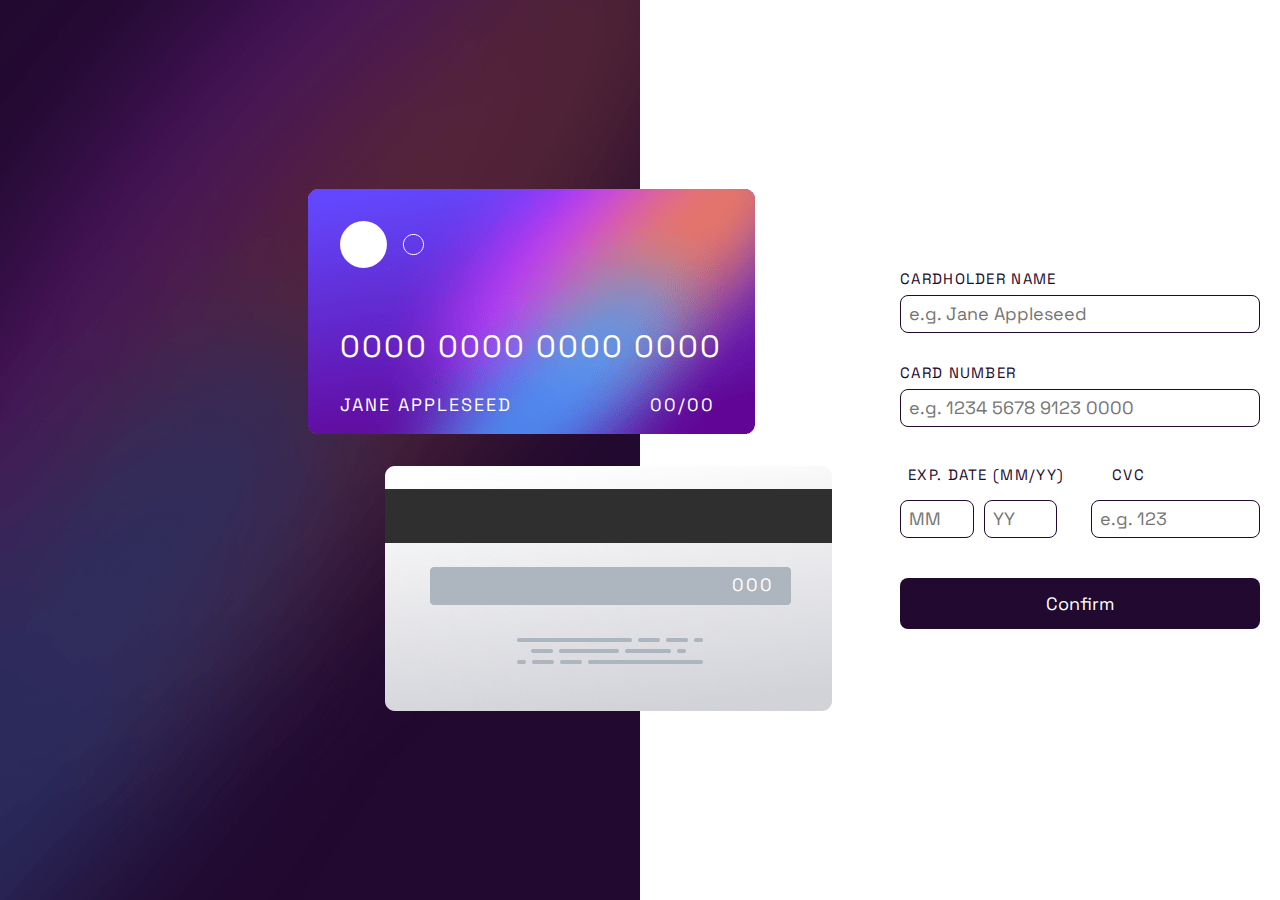
<file: index.html>
<!DOCTYPE html>
<html lang="en">
  <head>
    <meta charset="UTF-8" />
    <meta name="viewport" content="width=device-width, initial-scale=1.0" />
    <!-- displays site properly based on user's device -->

    <link
      rel="icon"
      type="image/png"
      sizes="32x32"
      href="./images/favicon-32x32.png"
    />
    <link rel="stylesheet" href="style.css" />
    <link rel="stylesheet" href="reset.css" />
    <link rel="preconnect" href="https://fonts.googleapis.com" />
    <link rel="preconnect" href="https://fonts.gstatic.com" crossorigin />
    <link
      href="https://fonts.googleapis.com/css2?family=Space+Grotesk:wght@300..700&display=swap"
      rel="stylesheet"
    />
    <title>Frontend Mentor | Interactive card details form</title>
  </head>
  <body>
    <div class="container">
      <main>
        <aside class="bg">
          <div class="front-card">
            <img src="./images/bg-card-front.png" alt="" class="front" />
            <img src="./images/card-logo.svg" alt="" class="logo" />
            <span class="card-number">0000 0000 0000 0000</span>
            <span class="card-name">Jane Appleseed</span>
            <span class="card-expire">00/00</span>
          </div>
          <div class="back-card">
            <img src="./images/bg-card-back.png" alt="" class="back" />
            <span class="back-code">000</span>
          </div>
        </aside>
        <section class="card-form">
          <form action="./thanks.html" class="card-info">
            <div class="card-details">
              <label for="cardName">Cardholder Name</label>
              <input
                type="text"
                name="cardName"
                id="cardName"
                placeholder="e.g. Jane Appleseed"
              />
              <span class="error error-name">Please enter a valid name</span>
            </div>
            <div class="card-details">
              <label for="cardNumber">Card Number</label>
              <input
                type="text"
                name="cardNumber"
                id="cardNumber"
                placeholder="e.g. 1234 5678 9123 0000"
              />
              <span class="error error-number">Wrong format, numbers only</span>
            </div>
            <div class="card-details">
              <div class="labels">
                <label for="month">Exp. Date (MM/YY)</label>
                <label for="code">CVC</label>
              </div>
              <div class="inputs">
                <input type="text" name="month" id="month" placeholder="MM" />
                <input type="text" name="year" id="year" placeholder="YY" />
                <input
                  type="text"
                  name="code"
                  id="code"
                  placeholder="e.g. 123"
                />
              </div>
              <div class="errors">
                <span class="error error-blank">Can't be blank</span>
                <span class="error error-blank">Can't be blank</span>
              </div>
            </div>
            <input type="submit" class="button" value="Confirm" />
          </form>
        </section>
      </main>
    </div>
    <script src="index.js"></script>
  </body>
</html>
</file>
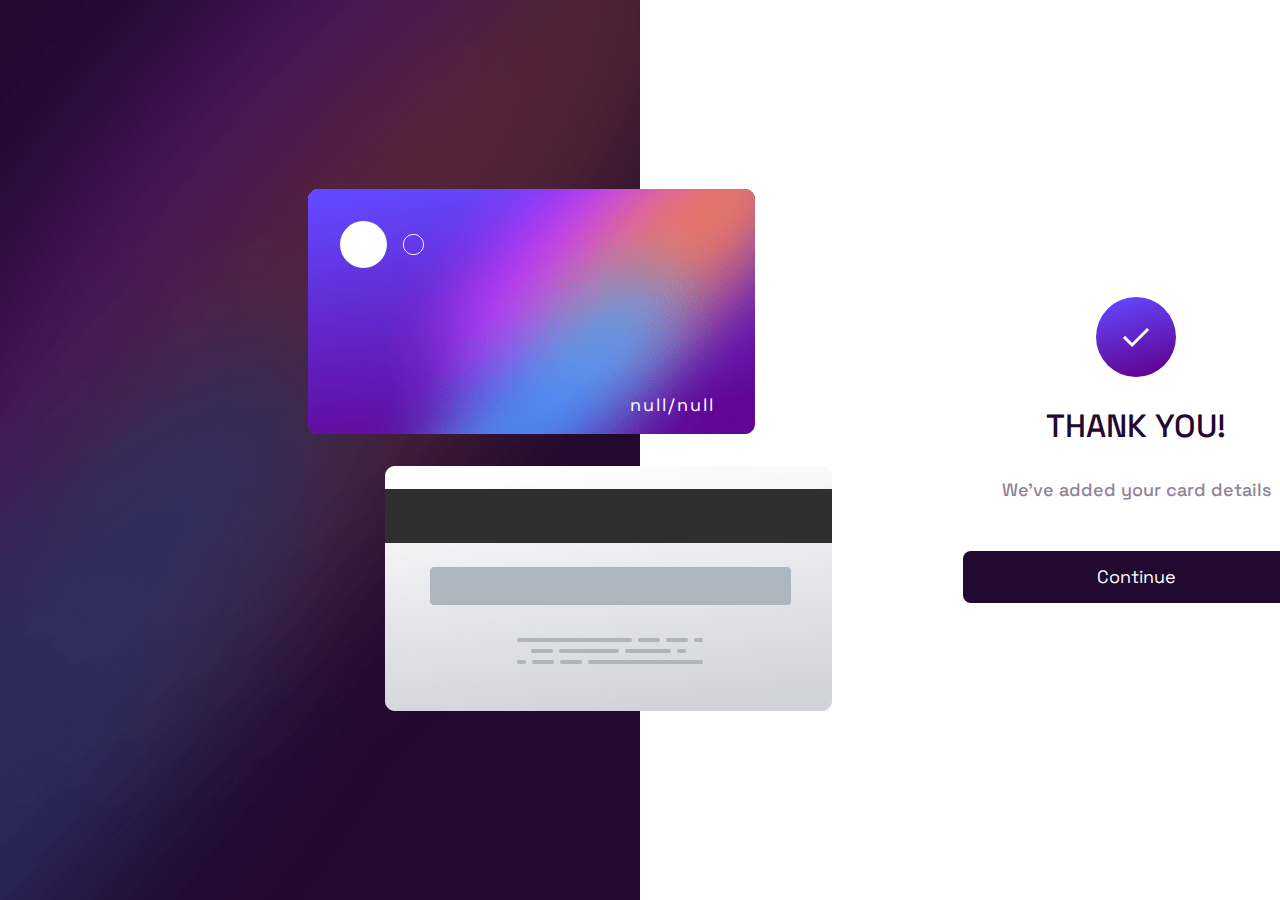
<file: thanks.html>
<!DOCTYPE html>
<html lang="en">
  <head>
    <meta charset="UTF-8" />
    <meta name="viewport" content="width=device-width, initial-scale=1.0" />
    <!-- displays site properly based on user's device -->

    <link
      rel="icon"
      type="image/png"
      sizes="32x32"
      href="./images/favicon-32x32.png"
    />
    <link rel="stylesheet" href="style.css" />
    <link rel="stylesheet" href="reset.css" />
    <link rel="preconnect" href="https://fonts.googleapis.com" />
    <link rel="preconnect" href="https://fonts.gstatic.com" crossorigin />
    <link
      href="https://fonts.googleapis.com/css2?family=Space+Grotesk:wght@300..700&display=swap"
      rel="stylesheet"
    />
    <title>Frontend Mentor | Interactive card details form</title>
  </head>
  <body onload="updateCard()">
    <div class="container">
      <main>
        <aside class="bg">
          <div class="front-card">
            <img src="./images/bg-card-front.png" alt="" class="front" />
            <img src="./images/card-logo.svg" alt="" class="logo" />
            <span class="card-number">0000 0000 0000 0000</span>
            <span class="card-name">Jane Appleseed</span>
            <span class="card-expire">00/00</span>
          </div>
          <div class="back-card">
            <img src="./images/bg-card-back.png" alt="" class="back" />
            <span class="back-code">000</span>
          </div>
        </aside>
        <section class="thanks-summary">
          <div class="thanks">
            <img src="./images/icon-complete.svg" alt="" class="complete" />
            <h2>Thank you!</h2>
            <p>We've added your card details</p>
            <button type="button" class="button continue">Continue</button>
          </div>
        </section>
      </main>
    </div>
    <script src="index.js"></script>
  </body>
</html>
</file>
<file: style.css>
:root{
    --clr-primary-error: hsl(0, 100%, 66%);
    --clr-neutral-white: hsl(0, 0%, 100%);
    --clr-neutral-grayish-violet-300: hsl(270, 3%, 87%);
    --clr-neutral-grayish-violet-400: hsl(279, 6%, 55%);
    --clr-neutral-dark-violet: hsl(278, 68%, 11%);

    --ff: 'Space Grotesk',sans-serif;
}

body{
    font-family: var(--ff);
    color: var(--clr-neutral-white);
    font-size: 1.125rem;
}
input[type='text']{
    border: thin solid var(--clr-neutral-dark-violet);
    border-radius: .5rem;
}
input[type='text']:hover, .button{
    cursor: pointer;
}
label{
    letter-spacing: .0813rem;
    text-transform: uppercase;
    font-size: .9375rem;
}
main{
    display: grid;
    grid-template-columns: 1fr 1fr;
    min-height: 100vh;
    max-width: 90rem;
}
form{
    color: var(--clr-neutral-dark-violet);
}
span.error:nth-child(2){
    margin-left: 3.5rem;
}
.back-card{
    left: 30%;
    width: fit-content;
}
.back-code{
    top: 43%;
    right: 13%;
}
.bg{
    background-image: url(./images/bg-main-desktop.png);
    background-repeat: no-repeat;
    background-size: cover;
    align-content: center;
}
.button,.labels > *, .inputs > *,  #cardName, #cardNumber{
    padding: .5rem;
}
.button{
    width: 60%;
    background-color: var(--clr-neutral-dark-violet);
    color: var(--clr-neutral-white);
    padding: 1rem;
    border-style: none;
    border-radius: .5rem;
    place-self: flex-end;
}
.card-details{
    display: flex;
    flex-direction: column;
    width: 60%;
    gap: .5rem;
    margin-bottom: 2rem;
    place-self: flex-end;
}
.card-expire{
    bottom: 1rem;
    right: 9%;
}
.card-form{
    margin-block: auto;
    margin-inline: 1.25rem;
}
.card-info{
    display: grid;
}
.card-name{
    bottom: 1rem;
    left: 2rem;
    text-transform: uppercase;
}

.card-number{
    bottom: 4rem;
    left: 2rem;
    font-size: 1.925rem;
}

.continue{
    margin-top: 1rem;
    place-self: center;
}
.error{
    color: var(--clr-primary-error);
    display: none;
}
.errors{
    display: flex;
    gap: 2rem;
}
.front, .back{
    position: relative;
}
.front-card{
    margin-bottom: 2rem;
    left: 18%;
    width: fit-content;
}
.front-card, .back-card{
    position: relative;
    margin-left: auto;
}
.front-card> *:not(.front),
.back-card > *:not(.back){
    position: absolute;
    z-index: 2;
    letter-spacing: .125rem
}
.inputs{
    display: flex;
    gap: .625rem;
}

.inputs > * {
    width: 40%;
}
.labels{
    display: flex;
    gap: 2rem;
}
.logo{
    top: 2rem;
    left: 2rem;
}
.thanks{
    display: grid;
    place-items: center;
    text-align: center;
    gap: 2rem;
}
.thanks > h2{
    font-size: 2rem;
    text-transform: uppercase;
    font-weight: 500;
}
.thanks > p{
    font-weight: 500;
    color: var(--clr-neutral-grayish-violet-400);
}
.thanks-summary{
    width: 90%;
    margin-left: 13rem;
    color: var(--clr-neutral-dark-violet);
    margin-block: auto;
}
#code{
    margin-left: 1.5rem;
    width: 100%;
}

@media(max-width: 60em){
    main{
        display: flex;
        flex-direction: column;
        gap: 4rem;
    }
    .card-info, .card-form{
        display: grid;
        gap: .5rem;
        margin:0;
        font-size: .875rem
    }
    .bg{
        height: 15rem;
        background-image: url(./images/bg-main-mobile.png);
        background-repeat: no-repeat;
        background-size: cover;
    }
    
    .back-card, .front-card{
        width: 17.75rem;
        font-size: .8125rem;
        margin-inline: auto;
        left: revert;
    }
    .back-card{
        bottom: 60%;
        left: 2rem;
    }
    .back-code{
        right: 12%;
        font-size: .8125rem;
    }
    .button{
        max-width: 20rem;
        width: 100%;
        place-self: center;
    }
    .card-details{
        place-self: center;
        width: 100%;
        max-width: 20rem;
        margin-bottom: 0;
    }
    .card-info{
        height: 20.625rem;
    }
    .card-number{
        font-size: 1.0625rem;
        bottom: 3rem;
        left: 2rem;
    }
    .front-card{
        right: 2rem;
        top: 55%;
        z-index: 2;
    }
    .labels{
        font-size: .875rem;
        gap: .5rem;
    }
    .logo{
        top: 1rem;
        width: 3.4375rem;
    }
    .thanks-summary{
        margin-inline: auto;
    }
}
</file>
